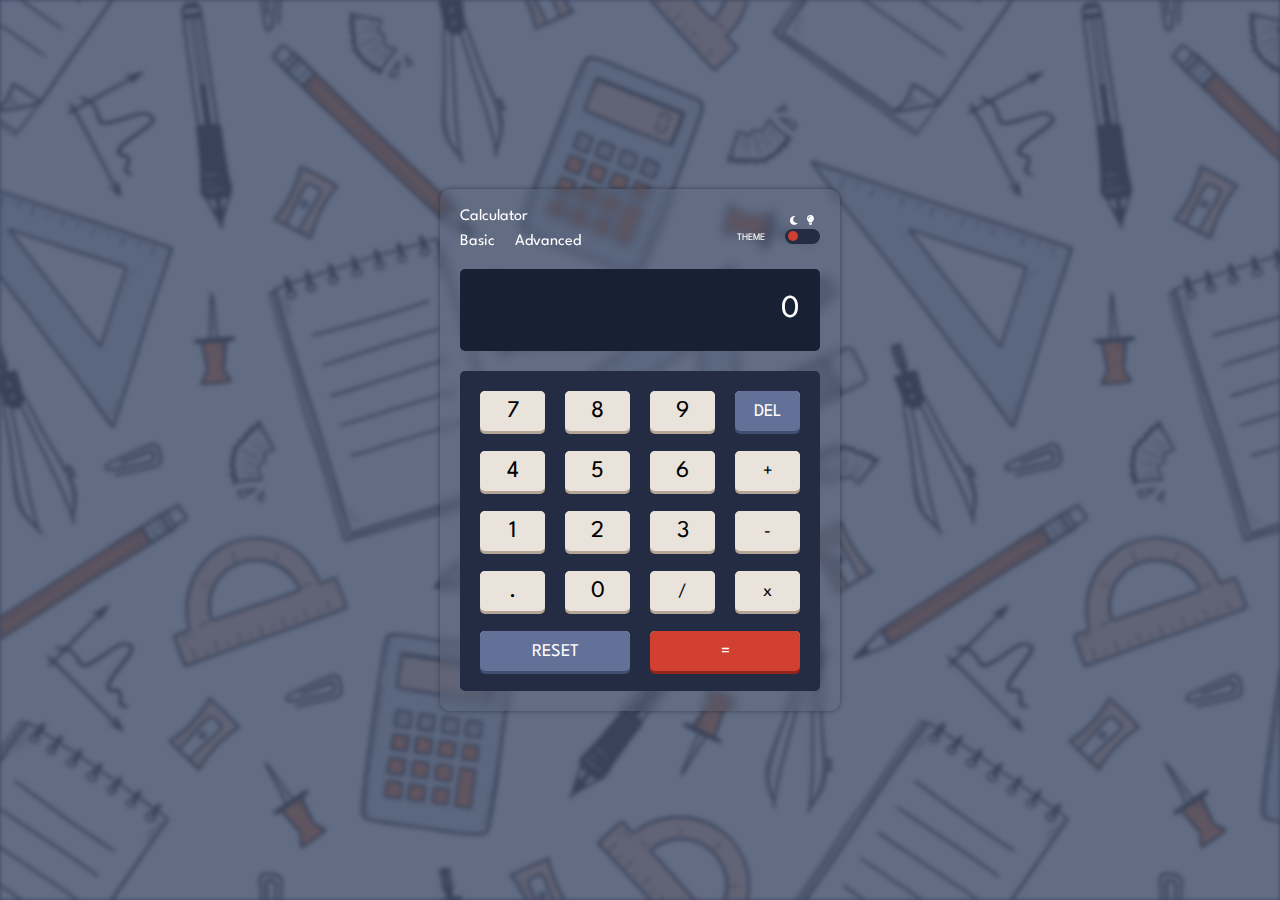
<file: index.html>
<!DOCTYPE html>
<html lang="en">

<head>
  <meta charset="UTF-8" />
  <meta name="viewport"
    content="width=device-width, user-scalable=no, initial-scale=1.0, maximum-scale=1.0, minimum-scale=1.0" />
  <meta http-equiv="X-UA-Compatible" content="ie=edge" />
  <link rel="preconnect" href="https://fonts.googleapis.com" />
  <link rel="preconnect" href="https://fonts.gstatic.com" crossorigin />
  <link href="https://fonts.googleapis.com/css2?family=League+Spartan:wght@700&display=swap" rel="stylesheet" />
  <link rel="stylesheet" href="style.css" type="text/css" />
  <link rel="stylesheet" href="https://cdnjs.cloudflare.com/ajax/libs/font-awesome/6.4.0/css/all.min.css">
  <title>Calculator</title>
</head>

<body>
  <div class="container">
    <div class="calc">
      <div class="calc__header">
        <div class="mode__container">Calculator
          <div class="change__mode">
            <a class="calc__mode" href="./index.html">Basic</a>
            <a class="calc__mode" href="./index _advanced.html">Advanced</a>
          </div>
        </div>

        <div class="themes">
          <div class="themes__label">
            <span>THEME</span>
          </div>
          <div class="themes__toggleContent">
            <div class="themes__numbers">
              <span class="themes__number"><i class="fa-solid fa-moon"></i></span>
              <span class="themes__number"><i class="fa-solid fa-lightbulb"></i></span>
            </div>
            <span class="themes__toggle" role="button" tabindex="0"></span>
          </div>
        </div>
      </div>

      <div class="calc__result">0</div>

      <div class="calc__numsContent">
        <button class="calc__key" data-type="number" data-value="7">
          <span>7</span>
        </button>
        <button class="calc__key" data-type="number" data-value="8">
          <span>8</span>
        </button>
        <button class="calc__key" data-type="number" data-value="9">
          <span>9</span>
        </button>
        <button class="calc__key" data-type="operation" data-value="Backspace">
          <span>DEL</span>
        </button>
        <button class="calc__key" data-type="number" data-value="4">
          <span>4</span>
        </button>
        <button class="calc__key" data-type="number" data-value="5">
          <span>5</span>
        </button>
        <button class="calc__key" data-type="number" data-value="6">
          <span>6</span>
        </button>
        <button class="calc__key" data-type="operation" data-value="+">
          <span>+</span>
        </button>
        <button class="calc__key" data-type="number" data-value="1">
          <span>1</span>
        </button>
        <button class="calc__key" data-type="number" data-value="2">
          <span>2</span>
        </button>
        <button class="calc__key" data-type="number" data-value="3">
          <span>3</span>
        </button>
        <button class="calc__key" data-type="operation" data-value="-">
          <span>-</span>
        </button>
        <button class="calc__key" data-type="number" data-value=".">
          <span>.</span>
        </button>
        <button class="calc__key" data-type="number" data-value="0">
          <span>0</span>
        </button>
        <button class="calc__key" data-type="operation" data-value="/">
          <span>/</span>
        </button>
        <button class="calc__key" data-type="operation" data-value="*">
          <span>x</span>
        </button>
        <button class="calc__key calc__key--wide" data-type="operation" data-value="c">
          <span>RESET</span>
        </button>
        <button class="calc__key calc__key--wide" data-type="operation" data-value="Enter">
          <span>=</span>
        </button>
      </div>
    </div>
  </div>

  <script src="./script_basic.js"></script>
</body>

</html>
</file>
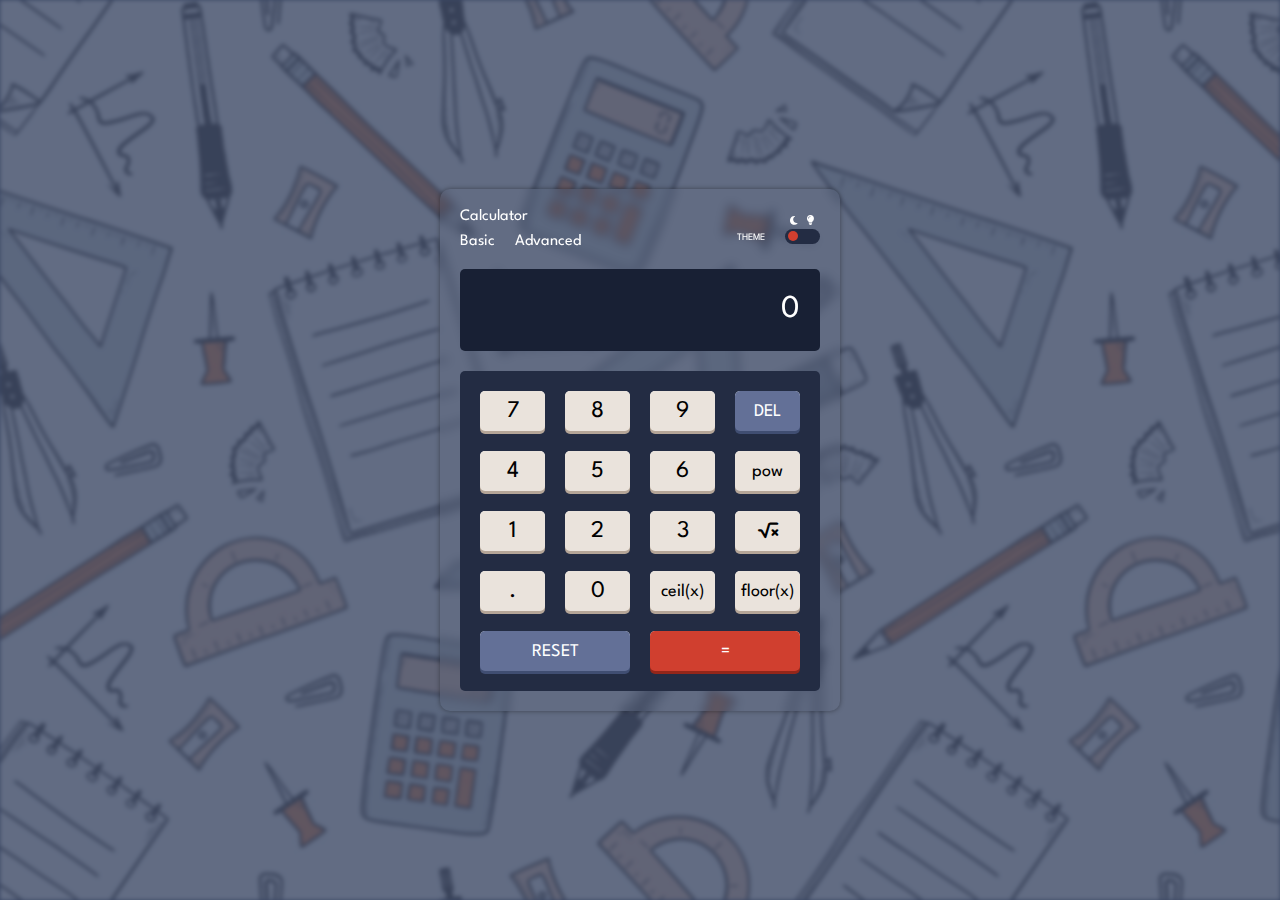
<file: index _advanced.html>
<!DOCTYPE html>
<html lang="en">

<head>
  <meta charset="UTF-8" />
  <meta name="viewport"
    content="width=device-width, user-scalable=no, initial-scale=1.0, maximum-scale=1.0, minimum-scale=1.0" />
  <meta http-equiv="X-UA-Compatible" content="ie=edge" />
  <link rel="preconnect" href="https://fonts.googleapis.com" />
  <link rel="preconnect" href="https://fonts.gstatic.com" crossorigin />
  <link href="https://fonts.googleapis.com/css2?family=League+Spartan:wght@700&display=swap" rel="stylesheet" />
  <link rel="stylesheet" href="style.css" type="text/css" />
  <link rel="stylesheet" href="https://cdnjs.cloudflare.com/ajax/libs/font-awesome/6.4.0/css/all.min.css">
  <title>Calculator</title>
</head>

<body>
  <div class="container">
    <div class="calc">
      <div class="calc__header">
        <div class="mode__container">Calculator
          <div class="change__mode">
            <a class="calc__mode" href="./index.html">Basic</a>
            <a class="calc__mode" href="./index _advanced.html">Advanced</a>
          </div>
        </div>

        <div class="themes">
          <div class="themes__label">
            <span>THEME</span>
          </div>
          <div class="themes__toggleContent">
            <div class="themes__numbers">
              <span class="themes__number"><i class="fa-solid fa-moon"></i></span>
              <span class="themes__number"><i class="fa-solid fa-lightbulb"></i></span>
            </div>
            <span class="themes__toggle" role="button" tabindex="0"></span>
          </div>
        </div>
      </div>

      <div class="calc__result">0</div>

      <div class="calc__numsContent">
        <button class="calc__key" data-type="number" data-value="7">
          <span>7</span>
        </button>
        <button class="calc__key" data-type="number" data-value="8">
          <span>8</span>
        </button>
        <button class="calc__key" data-type="number" data-value="9">
          <span>9</span>
        </button>
        <button class="calc__key" data-type="operation" data-value="Backspace">
          <span>DEL</span>
        </button>
        <button class="calc__key" data-type="number" data-value="4">
          <span>4</span>
        </button>
        <button class="calc__key" data-type="number" data-value="5">
          <span>5</span>
        </button>
        <button class="calc__key" data-type="number" data-value="6">
          <span>6</span>
        </button>
        <button class="calc__key" data-type="operation" data-value="pow">
          <span>pow</span>
        </button>
        <button class="calc__key" data-type="number" data-value="1">
          <span>1</span>
        </button>
        <button class="calc__key" data-type="number" data-value="2">
          <span>2</span>
        </button>
        <button class="calc__key" data-type="number" data-value="3">
          <span>3</span>
        </button>
        <button class="calc__key" data-type="operation" data-value="sqRoot">
          <span><i class='fa-solid fa-square-root-variable'></i>
          </span>
        </button>
        <button class="calc__key" data-type="number" data-value=".">
          <span>.</span>
        </button>
        <button class="calc__key" data-type="number" data-value="0">
          <span>0</span>
        </button>
        <button class="calc__key" data-type="operation" data-value="ceil">
          <span>ceil(x)</span>
        </button>
        <button class="calc__key" data-type="operation" data-value="floor">
          <span>floor(x)</span>
        </button>
        <button class="calc__key calc__key--wide" data-type="operation" data-value="c">
          <span>RESET</span>
        </button>
        <button class="calc__key calc__key--wide" data-type="operation" data-value="Enter">
          <span>=</span>
        </button>
      </div>
    </div>
  </div>

  <script src="./script_advanced.js"></script>
</body>

</html>
</file>
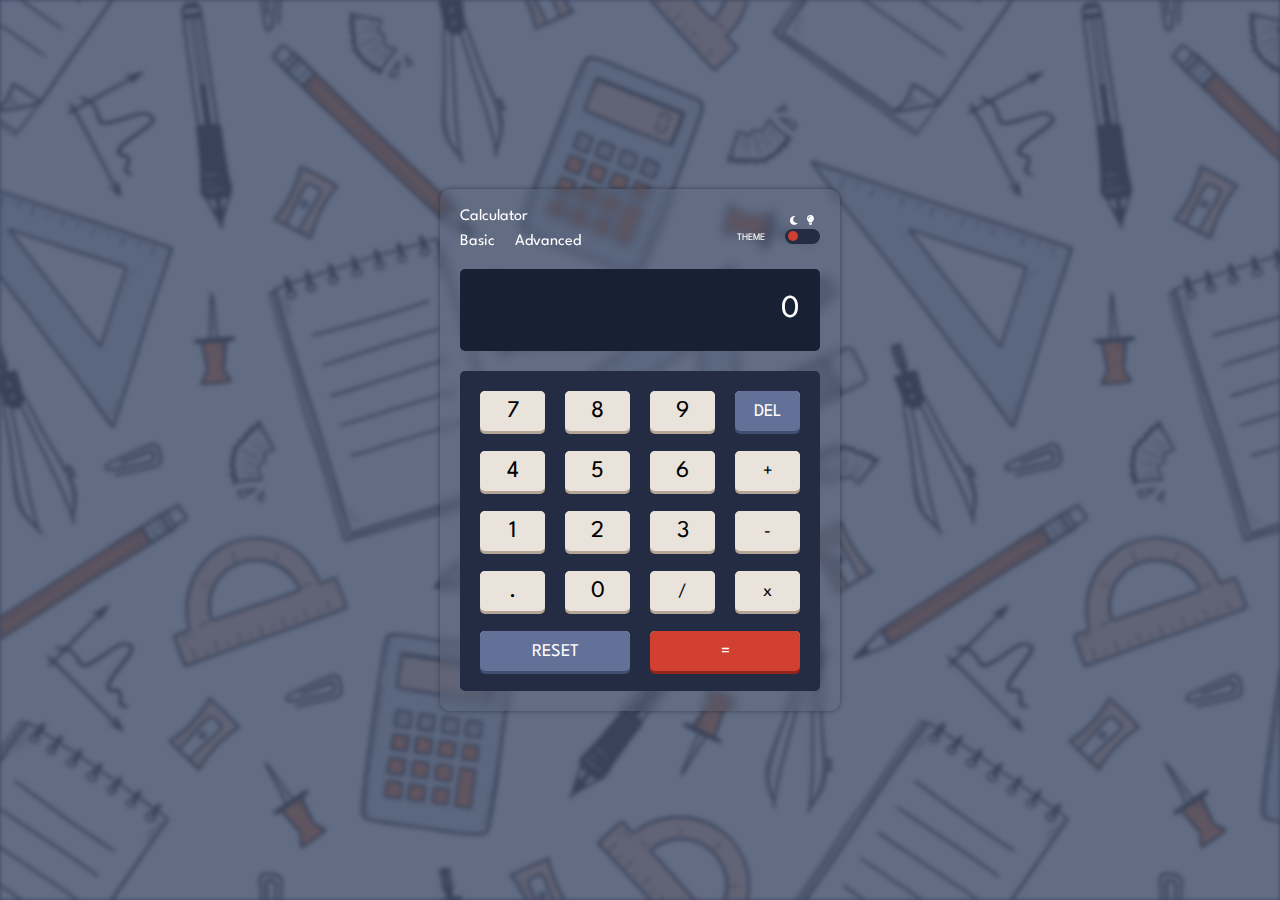
<file: index_basic.html>
<!DOCTYPE html>
<html lang="en">

<head>
  <meta charset="UTF-8" />
  <meta name="viewport"
    content="width=device-width, user-scalable=no, initial-scale=1.0, maximum-scale=1.0, minimum-scale=1.0" />
  <meta http-equiv="X-UA-Compatible" content="ie=edge" />
  <link rel="preconnect" href="https://fonts.googleapis.com" />
  <link rel="preconnect" href="https://fonts.gstatic.com" crossorigin />
  <link href="https://fonts.googleapis.com/css2?family=League+Spartan:wght@700&display=swap" rel="stylesheet" />
  <link rel="stylesheet" href="style.css" type="text/css" />
  <link rel="stylesheet" href="https://cdnjs.cloudflare.com/ajax/libs/font-awesome/6.4.0/css/all.min.css">
  <title>Calculator</title>
</head>

<body>
  <div class="container">
    <div class="calc">
      <div class="calc__header">
        <div class="mode__container">Calculator
          <div class="change__mode">
            <a class="calc__mode" href="./index_basic.html">Basic</a>
            <a class="calc__mode" href="./index _advanced.html">Advanced</a>
          </div>
        </div>

        <div class="themes">
          <div class="themes__label">
            <span>THEME</span>
          </div>
          <div class="themes__toggleContent">
            <div class="themes__numbers">
              <span class="themes__number"><i class="fa-solid fa-moon"></i></span>
              <span class="themes__number"><i class="fa-solid fa-lightbulb"></i></span>
            </div>
            <span class="themes__toggle" role="button" tabindex="0"></span>
          </div>
        </div>
      </div>

      <div class="calc__result">0</div>

      <div class="calc__numsContent">
        <button class="calc__key" data-type="number" data-value="7">
          <span>7</span>
        </button>
        <button class="calc__key" data-type="number" data-value="8">
          <span>8</span>
        </button>
        <button class="calc__key" data-type="number" data-value="9">
          <span>9</span>
        </button>
        <button class="calc__key" data-type="operation" data-value="Backspace">
          <span>DEL</span>
        </button>
        <button class="calc__key" data-type="number" data-value="4">
          <span>4</span>
        </button>
        <button class="calc__key" data-type="number" data-value="5">
          <span>5</span>
        </button>
        <button class="calc__key" data-type="number" data-value="6">
          <span>6</span>
        </button>
        <button class="calc__key" data-type="operation" data-value="+">
          <span>+</span>
        </button>
        <button class="calc__key" data-type="number" data-value="1">
          <span>1</span>
        </button>
        <button class="calc__key" data-type="number" data-value="2">
          <span>2</span>
        </button>
        <button class="calc__key" data-type="number" data-value="3">
          <span>3</span>
        </button>
        <button class="calc__key" data-type="operation" data-value="-">
          <span>-</span>
        </button>
        <button class="calc__key" data-type="number" data-value=".">
          <span>.</span>
        </button>
        <button class="calc__key" data-type="number" data-value="0">
          <span>0</span>
        </button>
        <button class="calc__key" data-type="operation" data-value="/">
          <span>/</span>
        </button>
        <button class="calc__key" data-type="operation" data-value="*">
          <span>x</span>
        </button>
        <button class="calc__key calc__key--wide" data-type="operation" data-value="c">
          <span>RESET</span>
        </button>
        <button class="calc__key calc__key--wide" data-type="operation" data-value="Enter">
          <span>=</span>
        </button>
      </div>
    </div>
  </div>

  <script src="./script_basic.js"></script>
</body>

</html>
</file>
<file: style.css>
:root {
  --color-main-background: #3a4764;
  --color-keypad-background: #232c43;
  --color-screen-background: #182034;
  --color-key-blue-background: #637097;
  --color-key-blue-shadow: #404e72;
  --color-key-blue-hover: #a2b3e1;
  --color-key-red-background: #d03f2f;
  --color-key-red-shadow: #93261a;
  --color-key-red-hover: #f86c5c;
  --color-key-gray-background: #eae3dc;
  --color-key-gray-shadow: hsl(28, 16%, 65%);
  --color-dark-blue-text: #444b5a;
  --color-white-text: #ffffff;
  --border-radius: 10px;
  --timing-animation: 0.3s;
}

* {
  box-sizing: border-box;
  margin: 0;
}

html {
  font-size: 62.5%;
}

.container {
  font-size: 1.6rem;
  font-family: "League Spartan", sans-serif;
  display: flex;
  min-height: 100vh;
  align-items: center;
  justify-content: center;
  background: var(--color-main-background);
  color: var(--color-white-text);
  transition: background-color var(--timing-animation);
}
.container:before {
  content: "";
  position: absolute;
  width: 100%;
  height: 100%;
  z-index: 0;
  opacity: 0.2;
  background: url("./pattern.jpeg");
  background-size: contain;
  filter: blur(2px);
}
.container:has(.themes__toggle--isActive) {
  --color-main-background: #e6e6e6;
  --color-keypad-background: #d1cccc;
  --color-screen-background: #ededed;
  --color-key-blue-background: #377f86;
  --color-key-blue-shadow: #1b5f65;
  --color-key-blue-hover: #62b5bc;
  --color-key-red-background: #ca5502;
  --color-key-red-shadow: #893901;
  --color-key-red-hover: #ff8a38;
  --color-key-gray-background: #e5e4e1;
  --color-key-gray-shadow: #b4a597;
  --color-dark-blue-text: #35352c;
  --color-white-text: #ffffff;
  --color-top-section-text: var(--color-dark-blue-text);
  .calc__mode {
    color: var(--color-dark-blue-text);
    &:hover {
      color: var(--color-key-blue-hover);
    }
  }
}

.calc {
  width: 100%;
  max-width: 40rem;
  margin: 0 1rem;
  padding: 2rem;
  border-radius: var(--border-radius);
  z-index: 1;
  box-shadow: 0 0 0.5rem rgba(0, 0, 0, 0.4);
  backdrop-filter: blur(5px);
}
.calc__header {
  display: flex;
  justify-content: space-between;
  align-items: center;
  color: var(--color-top-section-text);
}

.change__mode {
  display: flex;
  gap: 2rem;
  margin-top: 1rem;
}
.calc__mode {
  text-decoration: none;
  color: var(--color-white-text);
}
.calc__mode:hover {
  transform: scale(1.1);
  transition: 0.2s ease-in-out;
  color: var(--color-key-blue-hover);
}

.calc__result {
  margin: 2rem 0;
  padding: 2.5rem 2rem;
  font-size: 3.2rem;
  text-align: right;
  line-height: 1;
  border-radius: calc(var(--border-radius) / 2);
  background-color: var(--color-screen-background);
  color: var(--color-top-section-text);
  transition: background-color var(--timing-animation);
}
.calc__numsContent {
  display: grid;
  grid-template-columns: repeat(4, 1fr);
  padding: 2rem;
  gap: 2rem;
  background-color: var(--color-keypad-background);
  font-size: 1.8rem;
  color: var(--color-dark-blue-text);
  border-radius: calc(var(--border-radius) / 2);
  transition: background-color var(--timing-animation);
}
.calc__key {
  position: relative;
  flex-basis: 25%;
  border-radius: calc(var(--border-radius) / 2);
  display: flex;
  align-items: center;
  justify-content: center;
  height: 4rem;
  isolation: isolate;
  border: none;
  font-family: inherit;
  font-size: inherit;
}
.calc__key:hover:after,
.calc__key.hover:after {
  background-color: var(--color-white-text);
}
.calc__key:active {
  transform: scale(0.95);
}
.calc__key:active:before {
  bottom: -0.2rem;
}
.calc__key span {
  z-index: 1;
  user-select: none;
}
.calc__key:before {
  content: "";
  position: absolute;
  height: 100%;
  width: 100%;
  bottom: -0.3rem;
  border-radius: calc(var(--border-radius) / 2);
  background-color: var(--color-key-gray-shadow);
}
.calc__key:after {
  content: "";
  position: absolute;
  height: 100%;
  width: 100%;
  border-radius: calc(var(--border-radius) / 2);
  background-color: var(--color-key-gray-background);
  transition: all 0.3s;
}
.calc__key--wide {
  grid-column: span 2;
}
.calc [data-type="number"] {
  font-size: 2.4rem;
}
.calc [data-value="Backspace"]:hover:after,
.calc [data-value="Backspace"].hover:after,
.calc [data-value="c"]:hover:after,
.calc [data-value="c"].hover:after {
  background-color: var(--color-key-blue-hover);
}
.calc [data-value="Backspace"]:after,
.calc [data-value="c"]:after {
  background-color: var(--color-key-blue-background);
}
.calc [data-value="Backspace"]:before,
.calc [data-value="c"]:before {
  background-color: var(--color-key-blue-shadow);
}
.calc [data-value="Backspace"] span,
.calc [data-value="c"] span {
  color: var(--color-white-text);
}
.calc [data-value="Enter"]:hover:after,
.calc [data-value="Enter"].hover:after {
  background-color: var(--color-key-red-hover);
}
.calc [data-value="Enter"]:after {
  background-color: var(--color-key-red-background);
}
.calc [data-value="Enter"]:before {
  background-color: var(--color-key-red-shadow);
}
.calc [data-value="Enter"] span {
  color: var(--color-white-text);
}

.themes {
  --toggle-width: 3.5rem;
  --circle-width: 1rem;
  --toggle-padding: 0.3rem;
  display: flex;
  gap: 2rem;
  font-size: 1rem;
  align-items: flex-end;
}
.themes__label {
  line-height: 1.2;
}
.themes__toggleContent {
  display: flex;
  flex-direction: column;
  width: var(--toggle-width);
}
.themes__numbers {
  display: flex;
  justify-content: space-around;
  margin-bottom: 0.3rem;
}
.themes__number {
  cursor: pointer;
}
.themes__toggle {
  content: "";
  position: relative;
  display: flex;
  align-items: center;
  padding: 0 var(--toogle-padding);
  width: 100%;
  height: 1.5rem;
  border-radius: var(--border-radius);
  background: var(--color-keypad-background);
  cursor: pointer;
}
.themes__toggle:hover:before {
  background-color: var(--color-key-red-hover);
}
.themes__toggle:before {
  content: "";
  position: absolute;
  left: var(--toggle-padding);
  width: var(--circle-width);
  height: 1rem;
  border-radius: 50%;
  background-color: var(--color-key-red-background);
  transition: all 0.3s;
}
.themes__toggle--isActive:before {
  left: calc(var(--toggle-width) - var(--circle-width) - var(--toggle-padding));
}

/*# sourceMappingURL=style.css.map */
</file>
